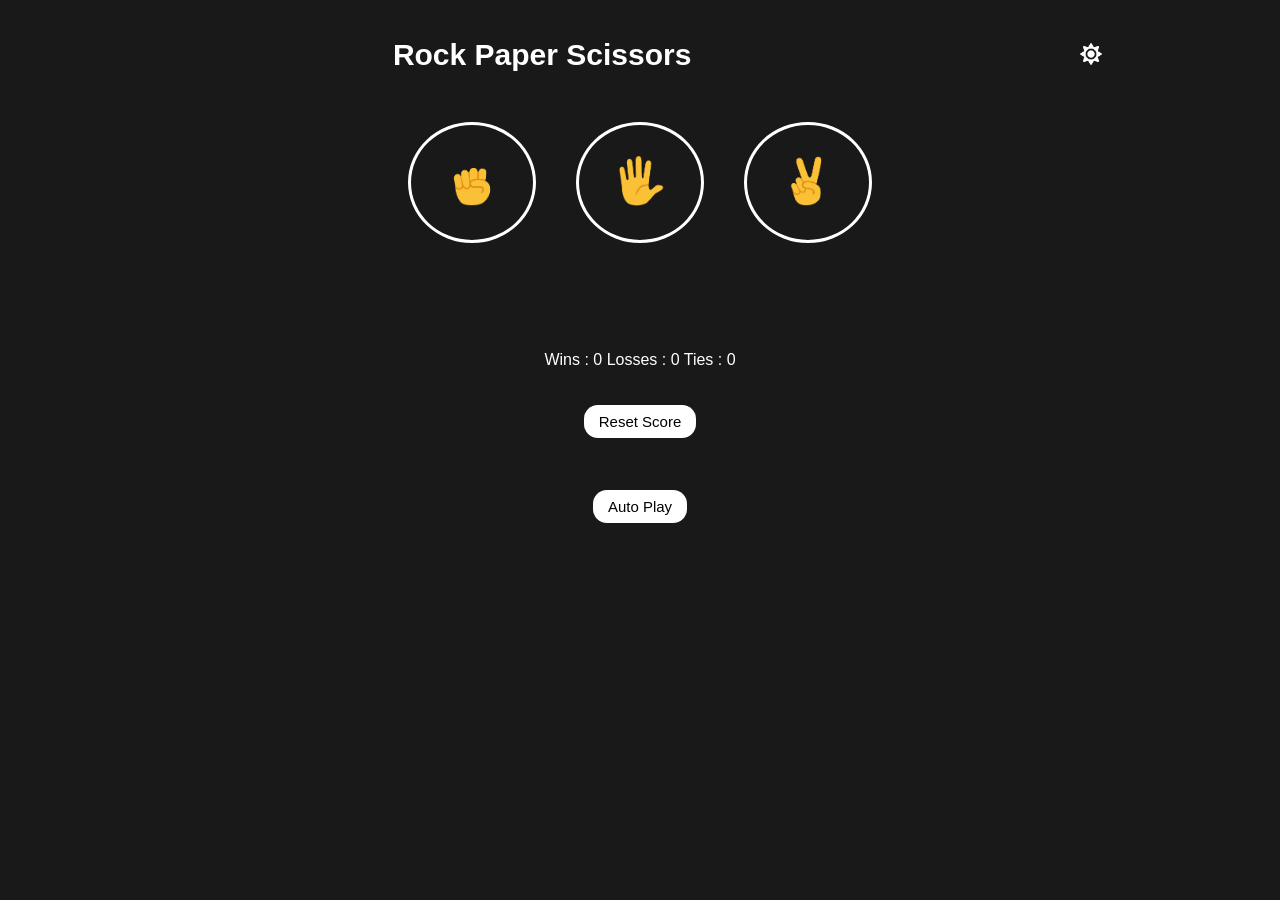
<file: rock-paper-scissors-theme-toggle/index.html>
<!DOCTYPE html>
<html lang="en">
    <head>
        <title>Rock Paper Scissors DOM</title>
        <link rel="stylesheet" href="style.css">       
    </head>
    <body>
        <div class="title-theme-outer">
            <div class="title-theme-inner">
                <p class="title">Rock Paper Scissors</p>
                <div class="theme-button-container">
            <button class="change-theme-button-sun js-change-theme" onclick="
        changeTheme()"><img src="images/sun-solid.png" alt="sun-solid" class="js-theme-change-icon-sun theme-change-icon-sun"></button>
            </div>
        
        </div>
        </div>
            
       
        
        <div class="move-selection-container">
            <button class="move-button js-move-button js-rock-button"><img src="images/Rock-emoji.png" alt="rock-emoji" class="move-icon"></button>
    <button class="move-button js-move-button js-paper-button"><img src="images/Paper-emoji.png" alt="rock-emoji" class="move-icon"></button>
    <button class="move-button js-move-button js-scissors-button"><img src="images/Scissors-emoji.png" alt="rock-emoji" class="move-icon"></button>
    </div>
    <div class="results-container">
    <p class="js-result result"></p>
    <p class="js-moves">
    </p>
    <p class="js-score"></p>

    <button class="reset-button js-reset-button">Reset Score</button>
    <p class="js-reset-confirmation"></p>
    <button class="auto-play-button js-auto-play-button">Auto Play</button>

    </div>


    <script src="script.js">
        
    </script>
    </body>
</html>
</file>
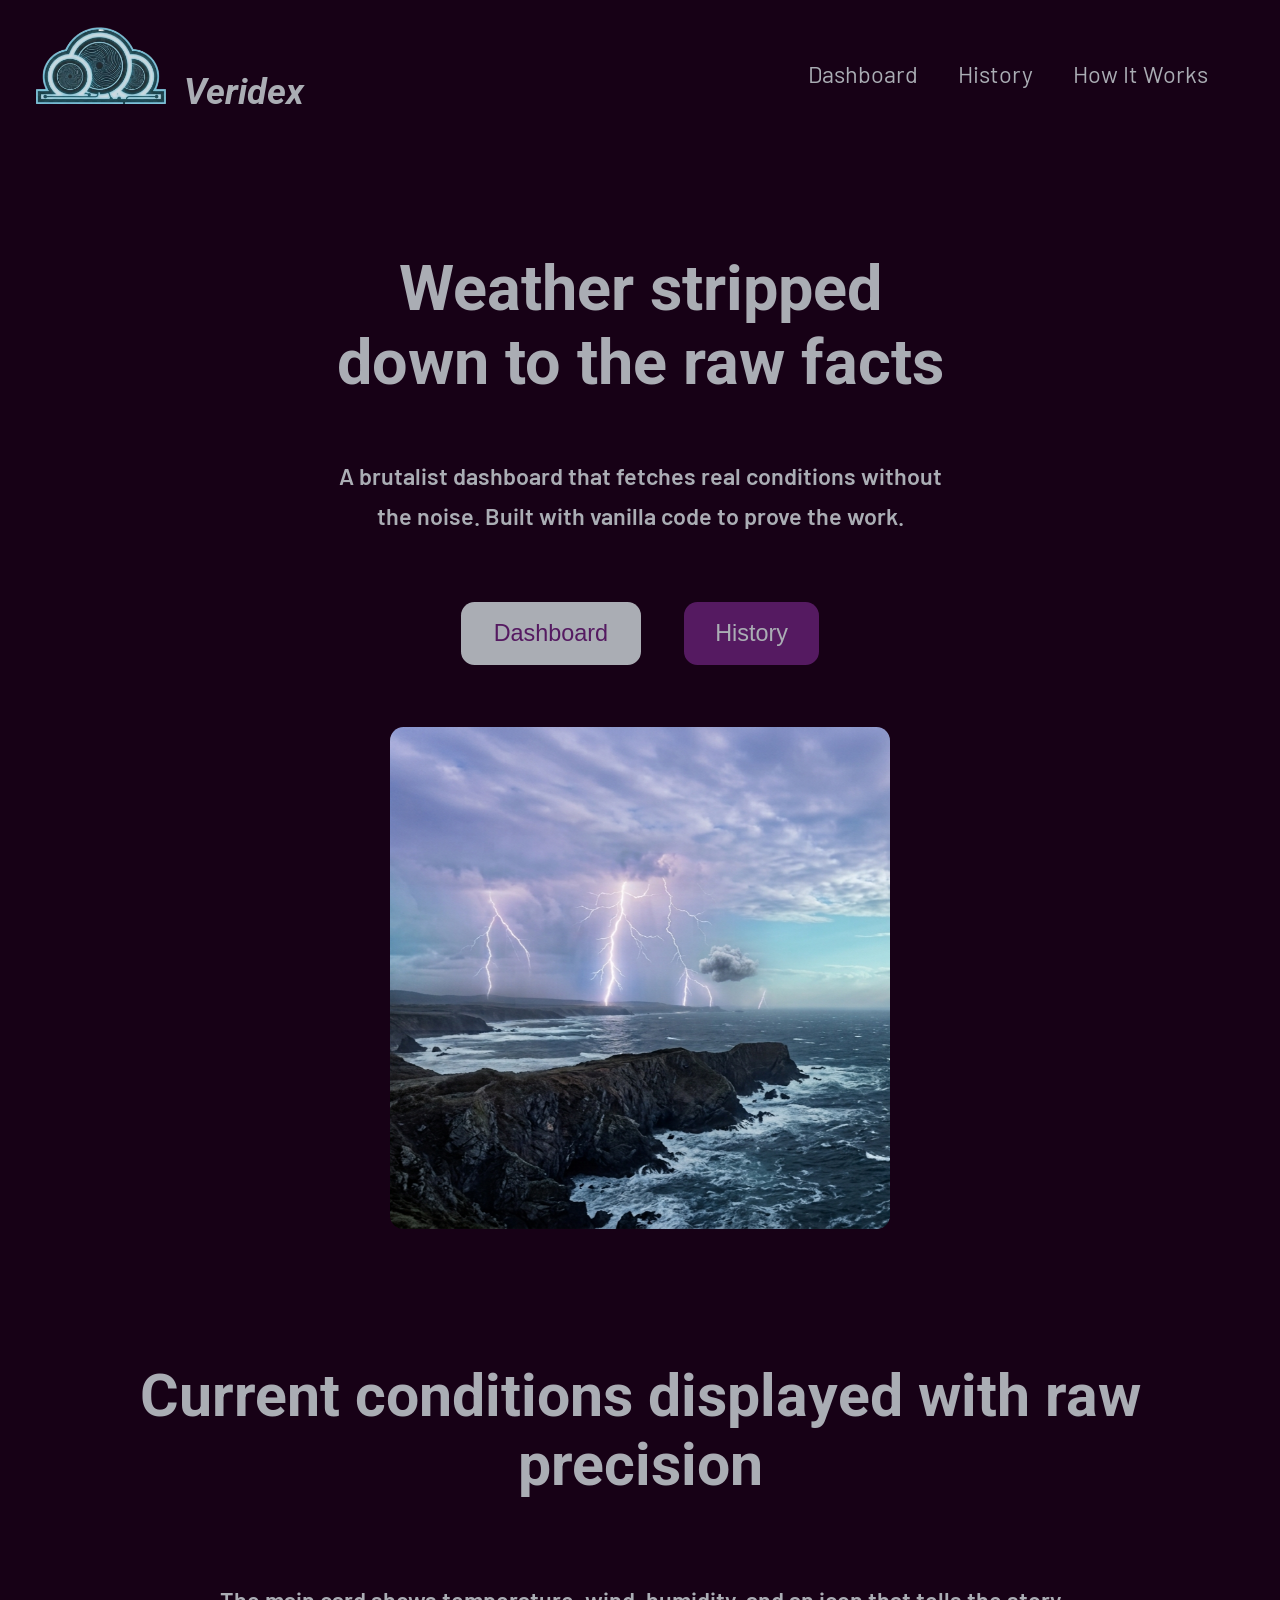
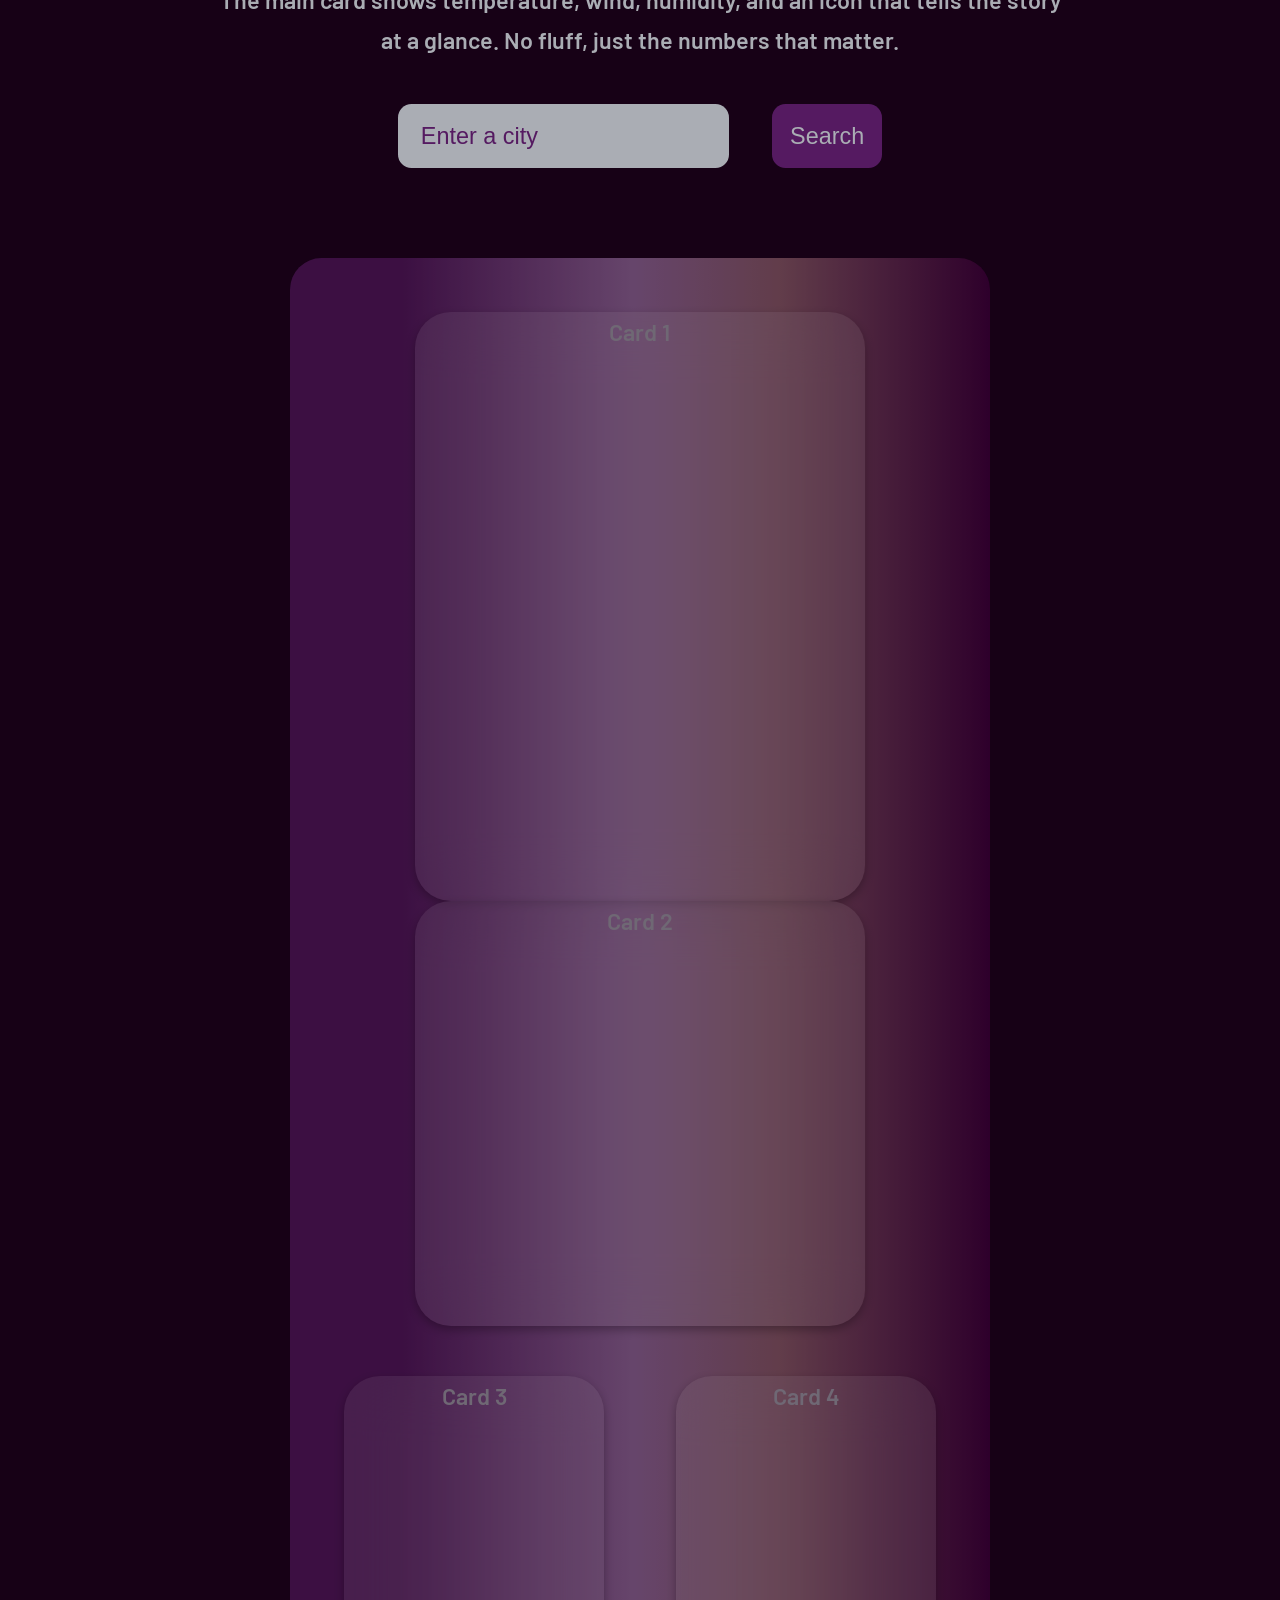
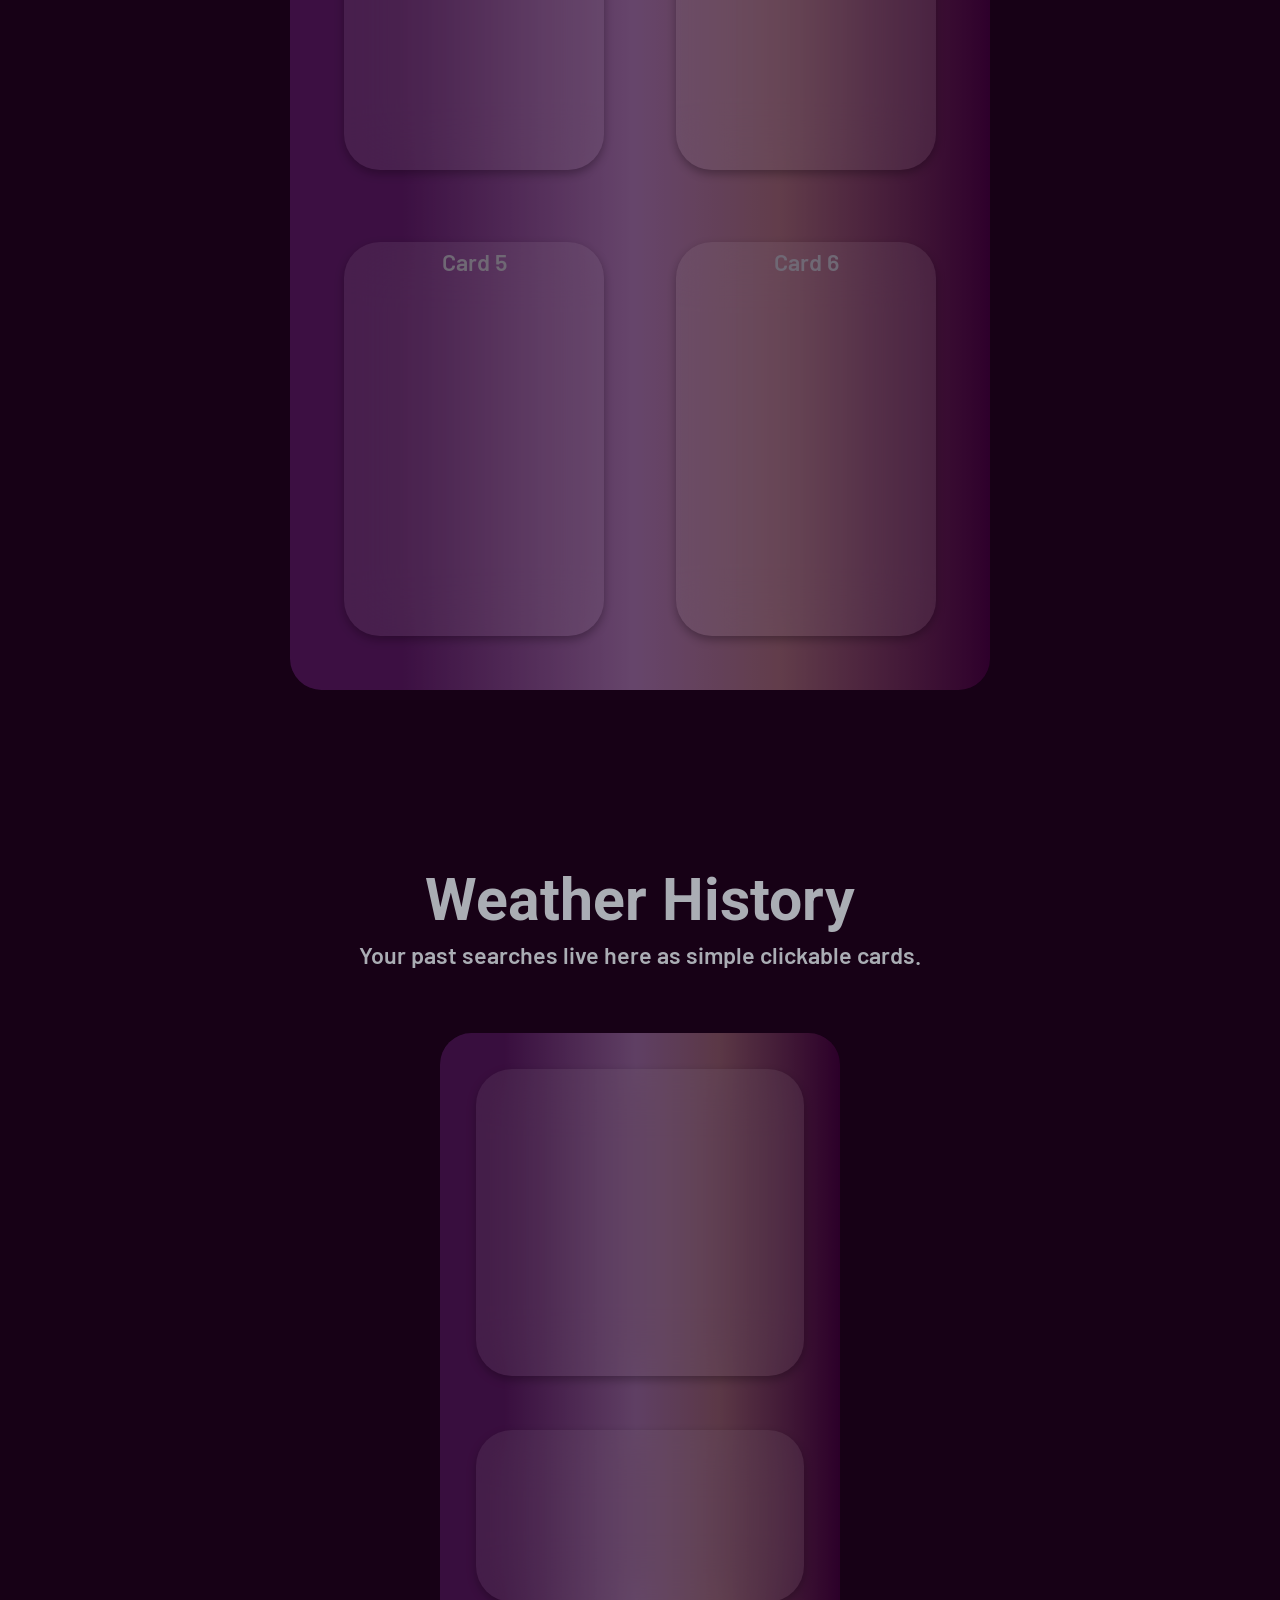
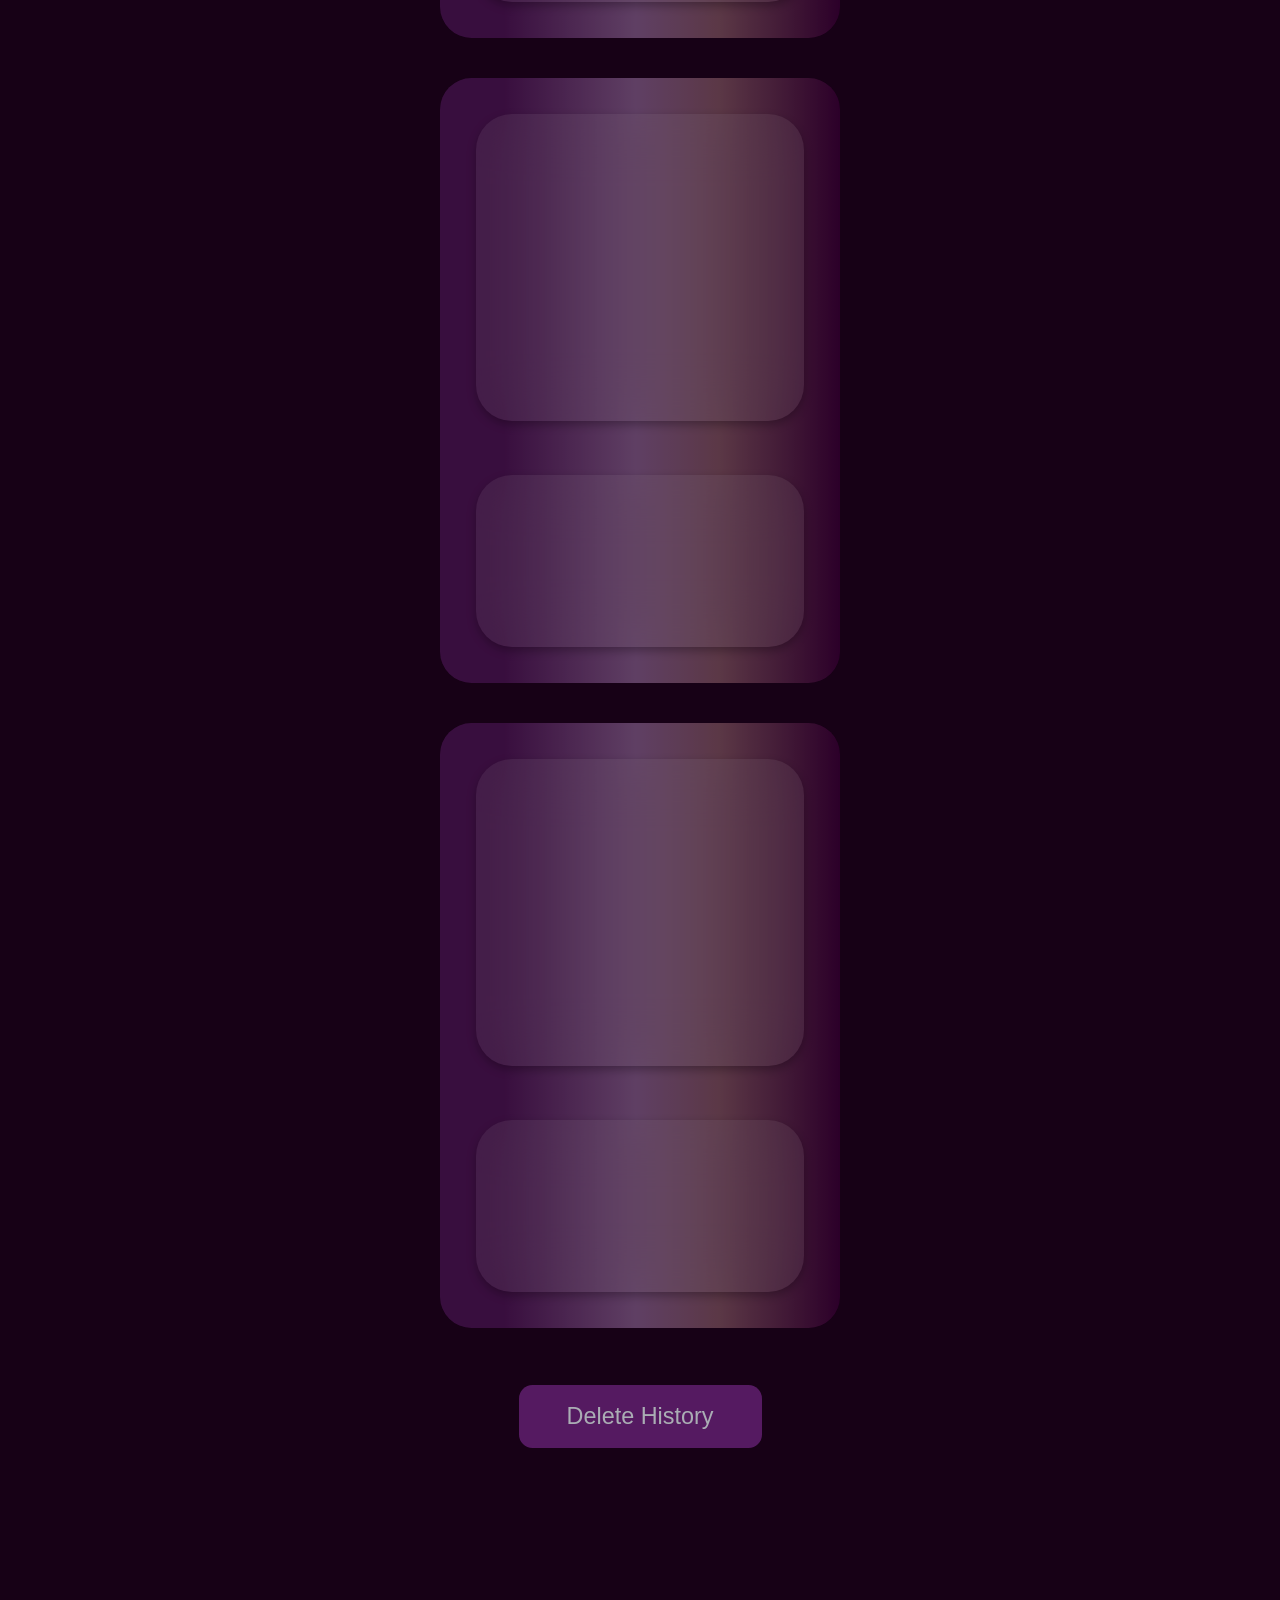
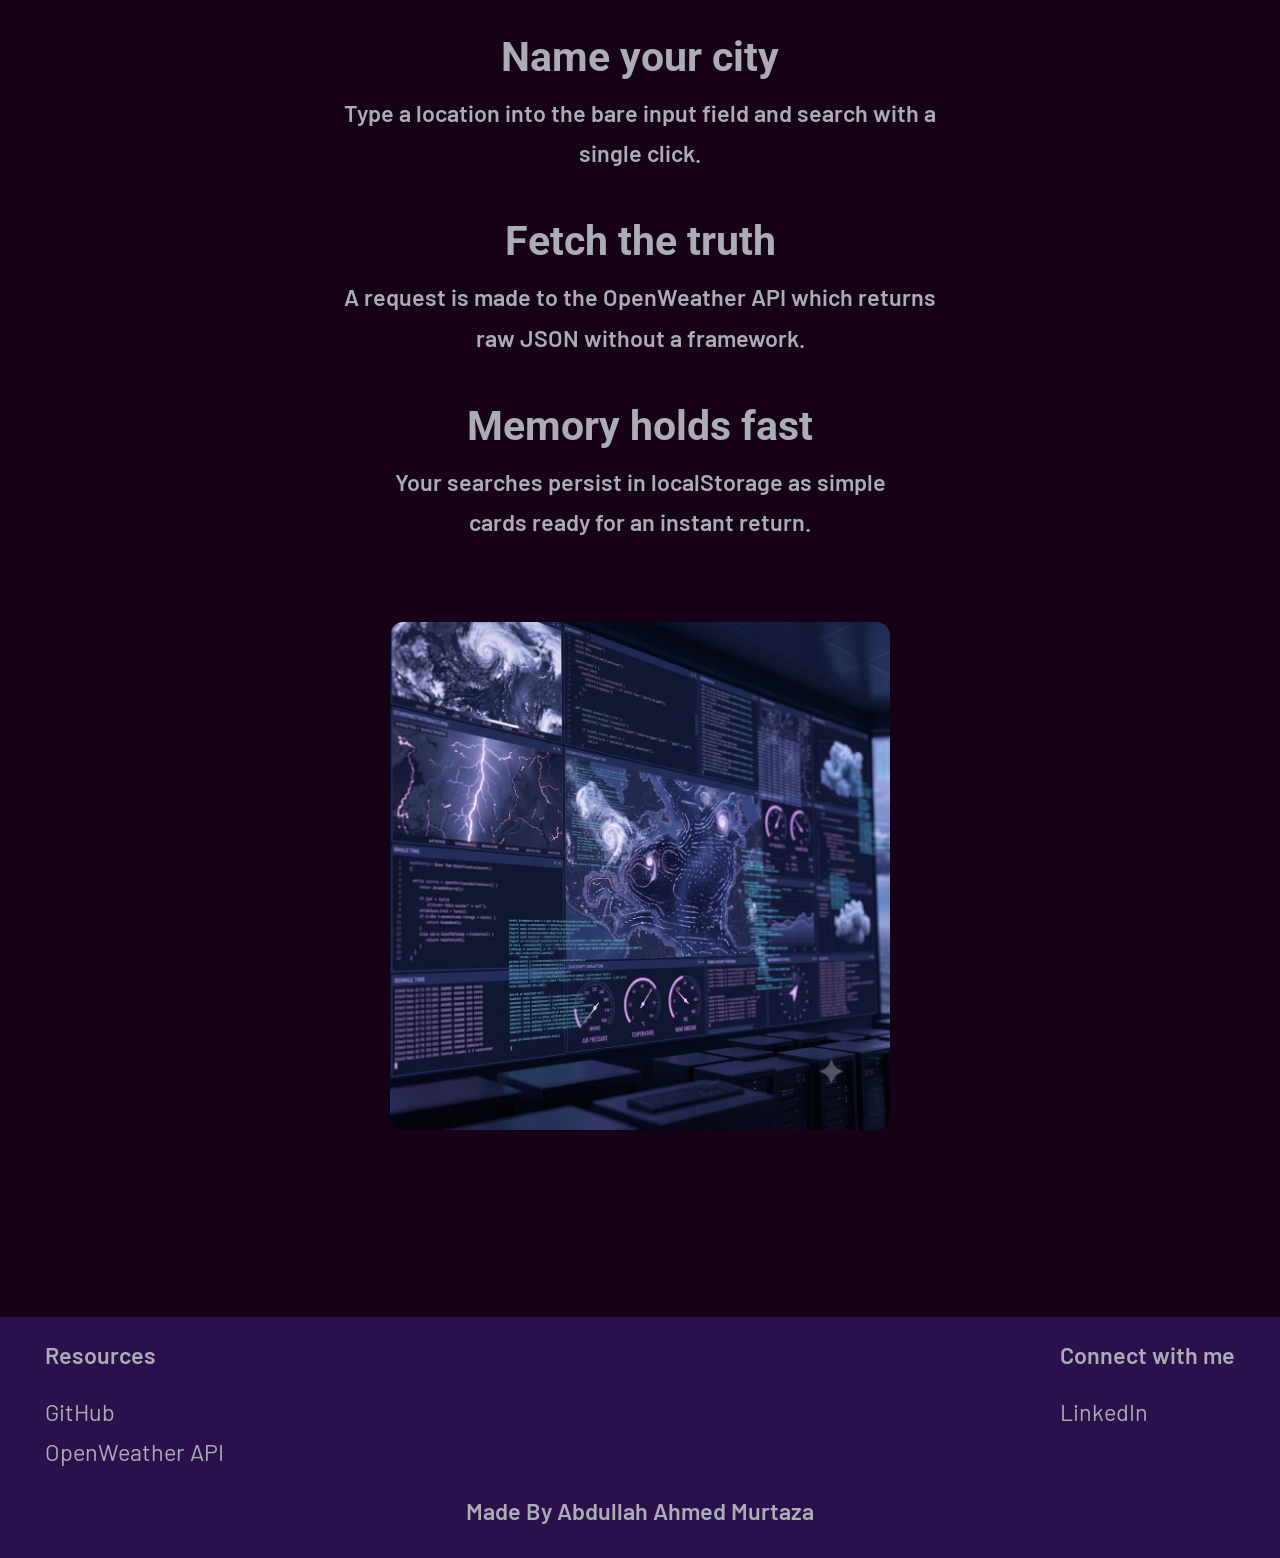
<file: weather-dashboard/index.html>
<!doctype html>
<html lang="en">
  <head>
    <meta charset="UTF-8" />
    <meta name="viewport" content="width=device-width, initial-scale=1.0" />
    <title>Veridex</title>
    <link rel="stylesheet" href="styles.css" />
    <link rel="icon" href="assets/favicon.png" />
  </head>
  <body>
    <header>
      <nav class="nav-container">
        <div class="logo-container">
          <a href="#hero"
            ><img
              src="./assets/veridex-logo.png"
              alt="veridex-logo"
              class="logo-img"
          /></a>
          <a href=""><span class="logo-text">Veridex</span></a>
        </div>
        <div class="nav-list-container">
          <ul class="nav-list">
            <li class="nav-link"><a href="#dashboard">Dashboard</a></li>
            <li class="nav-link"><a href="#history">History</a></li>
            <li class="nav-link"><a href="#how-it-works">How It Works</a></li>
          </ul>
        </div>
      </nav>
    </header>

    <main>
      <section class="hero-section" id="hero">
        <div class="hero-section-left">
          <h1 class="hero-section-heading">
            Weather stripped<br />down to the raw facts
          </h1>
          <p>
            A brutalist dashboard that fetches real conditions without<br />the
            noise. Built with vanilla code to prove the work.
          </p>
          <div class="hero-button-container">
            <a href="#dashboard"
              ><button class="hero-dashboard-button">Dashboard</button></a
            >
            <a href="#history"
              ><button class="hero-history-button">History</button></a
            >
          </div>
        </div>
        <div class="hero-section-right">
          <img
            src="assets/hero-image.png"
            alt="hero-image"
            class="hero-image"
          />
        </div>
      </section>

      <section class="dashboard-section" id="dashboard">
        <!-- Dashboard Input -->
        <div class="dashboard-input">
          <h2 class="dashboard-heading">
            Current conditions displayed with raw<br />precision
          </h2>
          <p>
            The main card shows temperature, wind, humidity, and an icon that
            tells the story<br />at a glance. No fluff, just the numbers that
            matter.
          </p>
          <div class="dashboard-input-search-container">
            <input
              type="text"
              placeholder="Enter a city"
              class="dashboard-city-input-field"
            />
            <button class="dashboard-search-button js-dashboard-search-button">Search</button>
          </div>
        </div>
        <!-- Dashboard Output-->
        <div class="dashboard-output-section">
          <!-- Dashboard-Cards-Left -->
          <div class="dashboard-grid-container-left">
            <div class="dashboard-card-1 dashboard-cards">Card 1</div>
            <div class="dashboard-card-2 dashboard-cards">Card 2</div>
          </div>
          <!-- Dashboard-Cards-Right -->
          <div class="dashboard-grid-container-right">
            <div class="dashboard-card-group-right dashboard-cards">Card 3</div>
            <div class="dashboard-card-group-right dashboard-cards">Card 4</div>
            <div class="dashboard-card-group-right dashboard-cards">Card 5</div>
            <div class="dashboard-card-group-right dashboard-cards">Card 6</div>
          </div>
        </div>
      </section>

      <section class="weather-history-section" id="history">
        <div class="weather-history-text">
          <h2>Weather History</h2>
          <p>Your past searches live here as simple clickable cards.</p>
        </div>
        <!-- History-Cards-Div -->
        <div class="history-card-section">
          <div class="history-card-1">
            <div class="history-card-upper-part"></div>
            <div class="history-card-lower-part"></div>
          </div>
          <div class="history-card-2">
            <div class="history-card-upper-part"></div>
            <div class="history-card-lower-part"></div>
          </div>
          <div class="history-card-3">
            <div class="history-card-upper-part"></div>
            <div class="history-card-lower-part"></div>
          </div>
        </div>
        <button class="delete-history-button js-delete-history-button">Delete History</button>
      </section>

      <section class="how-it-works-section" id="how-it-works">
        <!-- How-It-Works-Left -->
        <div class="how-it-works-left">
          <div class="how-it-works-text-point">
            <h3>Name your city</h3>
            <p>
              Type a location into the bare input field and search with a<br />single
              click.
            </p>
          </div>
          <div class="how-it-works-text-point">
            <h3>Fetch the truth</h3>
            <p>
              A request is made to the OpenWeather API which returns<br />raw
              JSON without a framework.
            </p>
          </div>
          <div class="how-it-works-text-point">
            <h3>Memory holds fast</h3>
            <p>
              Your searches persist in localStorage as simple<br />cards ready
              for an instant return.
            </p>
          </div>
        </div>
        <!-- How-It-Works-Right -->
        <div class="how-it-works-right">
          <img
            src="assets/how-it-works-image.png"
            alt="how-it-works-image"
            class="how-it-works-image"
          />
        </div>
      </section>
    </main>

    <footer>
      <section class="footer-section">
        <div class="footer-container-left">
          <span class="footer-heading">Resources</span>
          <a href="https://github.com/abdullahahmedmurtaza" class="footer-link"
            >GitHub</a
          >
          <a href="https://openweathermap.org/api" class="footer-link"
            >OpenWeather API</a
          >
        </div>
        <div class="footer-container-right">
          <span class="footer-heading">Connect with me</span>
          <a href="#" class="footer-link">LinkedIn</a>
        </div>
      </section>
      <p class="footer-credit">Made By Abdullah Ahmed Murtaza</p>
    </footer>
    <script src="script.js"></script>
  </body>
</html>
</file>
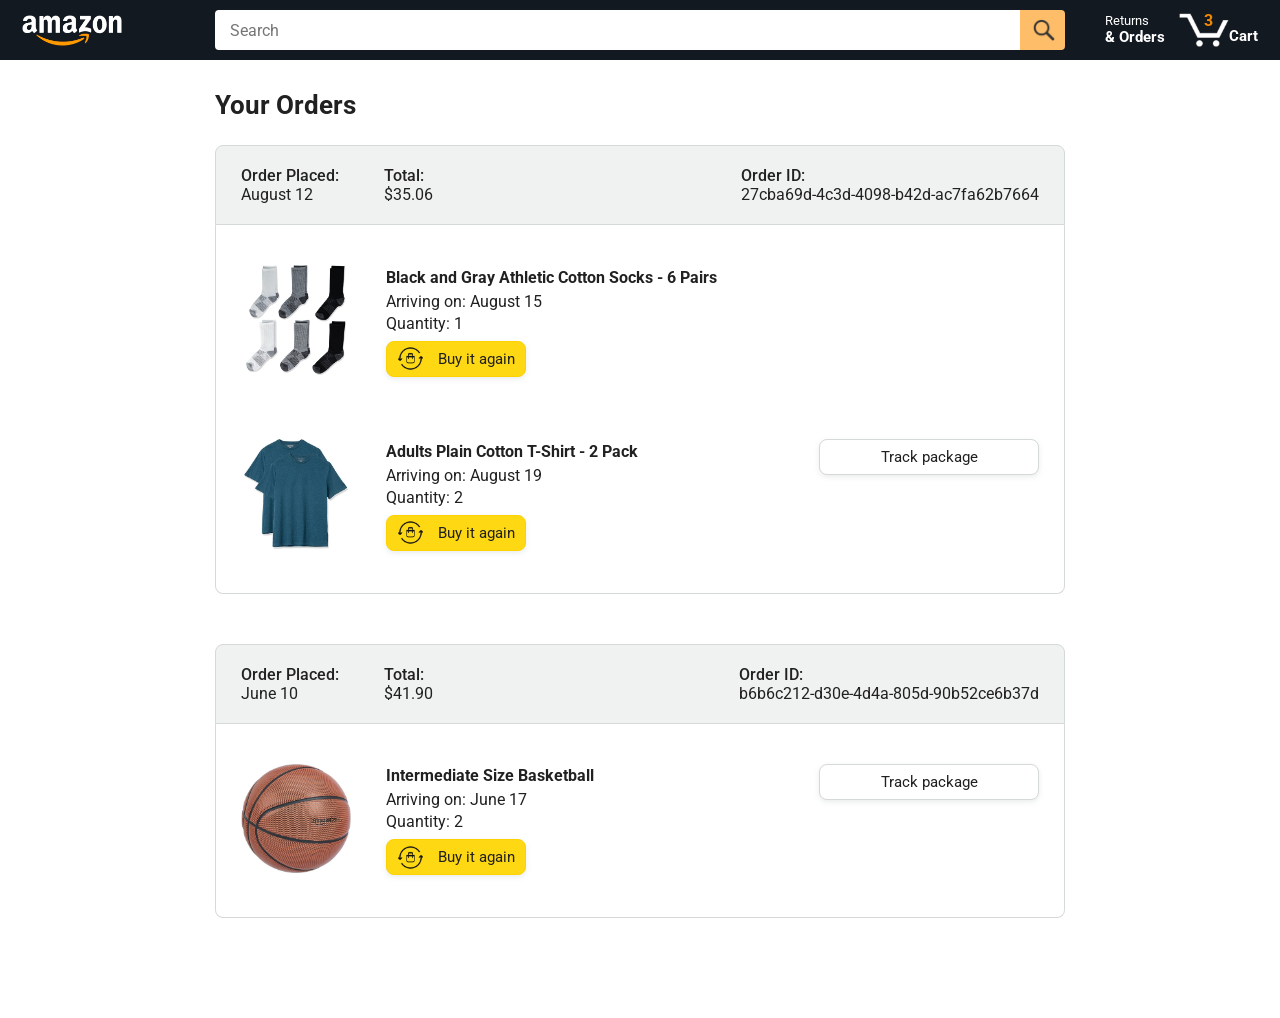
<file: javascript-amazon-project/orders.html>
<!DOCTYPE html>
<html>
  <head>
    <title>Orders</title>

    <!-- This code is needed for responsive design to work.
      (Responsive design = make the website look good on
      smaller screen sizes like a phone or a tablet). -->
    <meta name="viewport" content="width=device-width, initial-scale=1">

    <!-- Load a font called Roboto from Google Fonts. -->
    <link rel="preconnect" href="https://fonts.googleapis.com">
    <link rel="preconnect" href="https://fonts.gstatic.com" crossorigin>
    <link href="https://fonts.googleapis.com/css2?family=Roboto:wght@400;500;700&display=swap" rel="stylesheet">

    <!-- Here are the CSS files for this page. -->
    <link rel="stylesheet" href="styles/shared/general.css">
    <link rel="stylesheet" href="styles/shared/amazon-header.css">
    <link rel="stylesheet" href="styles/pages/orders.css">
  </head>
  <body>
    <div class="amazon-header">
      <div class="amazon-header-left-section">
        <a href="amazon.html" class="header-link">
          <img class="amazon-logo"
            src="images/amazon-logo-white.png">
          <img class="amazon-mobile-logo"
            src="images/amazon-mobile-logo-white.png">
        </a>
      </div>

      <div class="amazon-header-middle-section">
        <input class="search-bar" type="text" placeholder="Search">

        <button class="search-button">
          <img class="search-icon" src="images/icons/search-icon.png">
        </button>
      </div>

      <div class="amazon-header-right-section">
        <a class="orders-link header-link" href="orders.html">
          <span class="returns-text">Returns</span>
          <span class="orders-text">& Orders</span>
        </a>

        <a class="cart-link header-link" href="checkout.html">
          <img class="cart-icon" src="images/icons/cart-icon.png">
          <div class="cart-quantity">3</div>
          <div class="cart-text">Cart</div>
        </a>
      </div>
    </div>

    <div class="main">
      <div class="page-title">Your Orders</div>

      <div class="orders-grid">
        <div class="order-container">
          
          <div class="order-header">
            <div class="order-header-left-section">
              <div class="order-date">
                <div class="order-header-label">Order Placed:</div>
                <div>August 12</div>
              </div>
              <div class="order-total">
                <div class="order-header-label">Total:</div>
                <div>$35.06</div>
              </div>
            </div>

            <div class="order-header-right-section">
              <div class="order-header-label">Order ID:</div>
              <div>27cba69d-4c3d-4098-b42d-ac7fa62b7664</div>
            </div>
          </div>

          <div class="order-details-grid">
            <div class="product-image-container">
              <img src="images/products/athletic-cotton-socks-6-pairs.jpg">
            </div>

            <div class="product-details">
              <div class="product-name">
                Black and Gray Athletic Cotton Socks - 6 Pairs
              </div>
              <div class="product-delivery-date">
                Arriving on: August 15
              </div>
              <div class="product-quantity">
                Quantity: 1
              </div>
              <button class="buy-again-button button-primary">
                <img class="buy-again-icon" src="images/icons/buy-again.png">
                <span class="buy-again-message">Buy it again</span>
              </button>
            </div>

            <div class="product-actions js-product-actions">
              
            </div>

            <div class="product-image-container">
              <img src="images/products/adults-plain-cotton-tshirt-2-pack-teal.jpg">
            </div>

            <div class="product-details">
              <div class="product-name">
                Adults Plain Cotton T-Shirt - 2 Pack
              </div>
              <div class="product-delivery-date">
                Arriving on: August 19
              </div>
              <div class="product-quantity">
                Quantity: 2
              </div>
              <button class="buy-again-button button-primary">
                <img class="buy-again-icon" src="images/icons/buy-again.png">
                <span class="buy-again-message">Buy it again</span>
              </button>
            </div>

            <div class="product-actions">
              <!-- Testing basic URL params -->
              <a href="tracking.html?orderId=123&productId=456">
                <button class="track-package-button button-secondary">
                  Track package
                </button>
              </a>
            </div>
          </div>
        </div>

        <div class="order-container">

          <div class="order-header">
            <div class="order-header-left-section">
              <div class="order-date">
                <div class="order-header-label">Order Placed:</div>
                <div>June 10</div>
              </div>
              <div class="order-total">
                <div class="order-header-label">Total:</div>
                <div>$41.90</div>
              </div>
            </div>

            <div class="order-header-right-section">
              <div class="order-header-label">Order ID:</div>
              <div>b6b6c212-d30e-4d4a-805d-90b52ce6b37d</div>
            </div>
          </div>

          <div class="order-details-grid">
            <div class="product-image-container">
              <img src="images/products/intermediate-composite-basketball.jpg">
            </div>

            <div class="product-details">
              <div class="product-name">
                Intermediate Size Basketball
              </div>
              <div class="product-delivery-date">
                Arriving on: June 17
              </div>
              <div class="product-quantity">
                Quantity: 2
              </div>
              <button class="buy-again-button button-primary">
                <img class="buy-again-icon" src="images/icons/buy-again.png">
                <span class="buy-again-message">Buy it again</span>
              </button>
            </div>

            <div class="product-actions">
              <a href="tracking.html">
                <button class="track-package-button button-secondary">
                  Track package
                </button>
              </a>
            </div>
          </div>
        </div>
      </div>
    </div>
    <script>
      // Getting the URL params out of the URL
      const url = new URL(window.location.href);
      console.log(url.searchParams.get('orderId'));
    </script>
  </body>
</html>
</file>
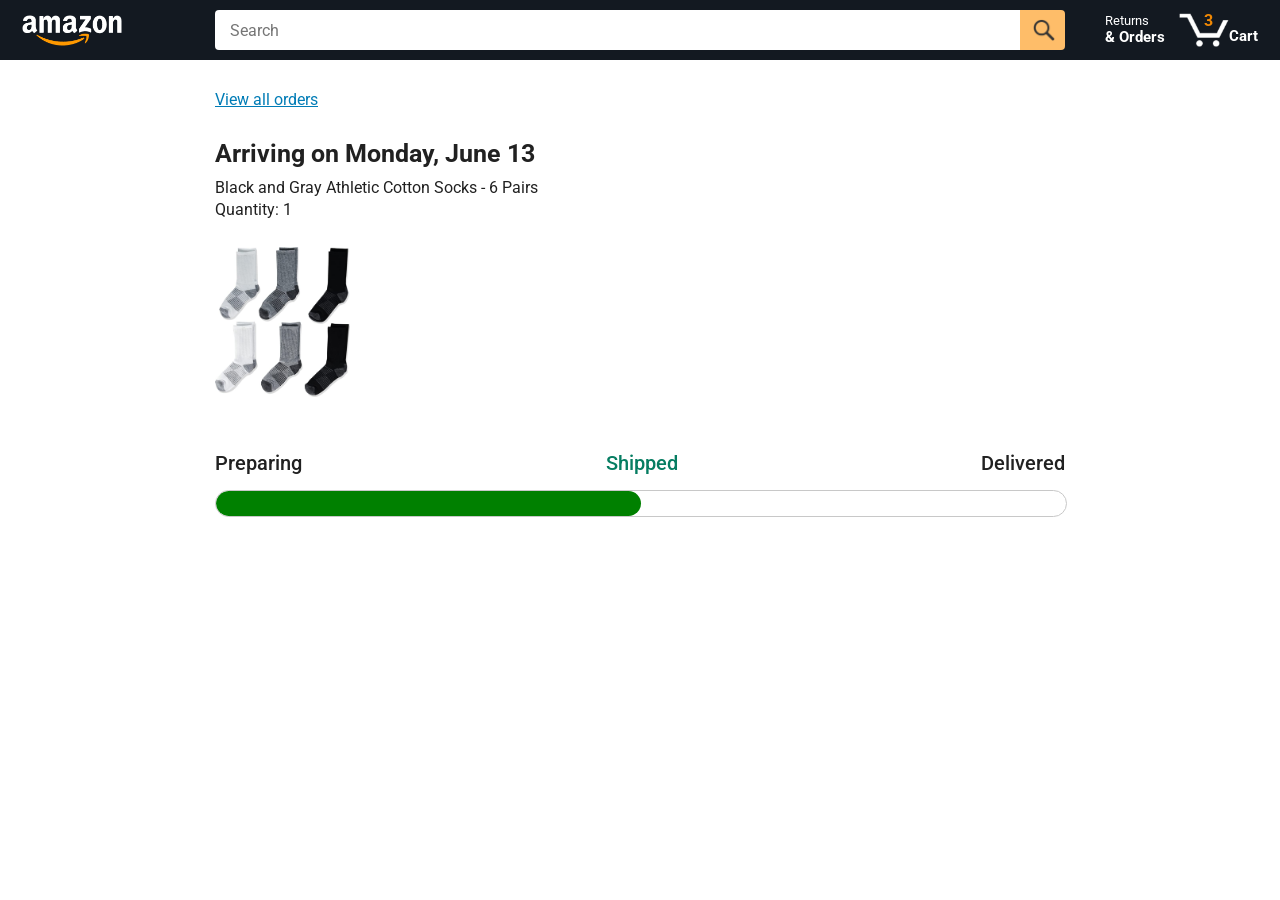
<file: javascript-amazon-project/tracking.html>
<!DOCTYPE html>
<html>
  <head>
    <title>Tracking</title>

    <!-- This code is needed for responsive design to work.
      (Responsive design = make the website look good on
      smaller screen sizes like a phone or a tablet). -->
    <meta name="viewport" content="width=device-width, initial-scale=1">

    <!-- Load a font called Roboto from Google Fonts. -->
    <link rel="preconnect" href="https://fonts.googleapis.com">
    <link rel="preconnect" href="https://fonts.gstatic.com" crossorigin>
    <link href="https://fonts.googleapis.com/css2?family=Roboto:wght@400;500;700&display=swap" rel="stylesheet">

    <!-- Here are the CSS files for this page. -->
    <link rel="stylesheet" href="styles/shared/general.css">
    <link rel="stylesheet" href="styles/shared/amazon-header.css">
    <link rel="stylesheet" href="styles/pages/tracking.css">
  </head>
  <body>
    <div class="amazon-header">
      <div class="amazon-header-left-section">
        <a href="amazon.html" class="header-link">
          <img class="amazon-logo"
            src="images/amazon-logo-white.png">
          <img class="amazon-mobile-logo"
            src="images/amazon-mobile-logo-white.png">
        </a>
      </div>

      <div class="amazon-header-middle-section">
        <input class="search-bar" type="text" placeholder="Search">

        <button class="search-button">
          <img class="search-icon" src="images/icons/search-icon.png">
        </button>
      </div>

      <div class="amazon-header-right-section">
        <a class="orders-link header-link" href="orders.html">
          <span class="returns-text">Returns</span>
          <span class="orders-text">& Orders</span>
        </a>

        <a class="cart-link header-link" href="checkout.html">
          <img class="cart-icon" src="images/icons/cart-icon.png">
          <div class="cart-quantity">3</div>
          <div class="cart-text">Cart</div>
        </a>
      </div>
    </div>

    <div class="main">
      <div class="order-tracking">
        <a class="back-to-orders-link link-primary" href="orders.html">
          View all orders
        </a>

        <div class="delivery-date">
          Arriving on Monday, June 13
        </div>

        <div class="product-info">
          Black and Gray Athletic Cotton Socks - 6 Pairs
        </div>

        <div class="product-info">
          Quantity: 1
        </div>

        <img class="product-image" src="images/products/athletic-cotton-socks-6-pairs.jpg">

        <div class="progress-labels-container">
          <div class="progress-label">
            Preparing
          </div>
          <div class="progress-label current-status">
            Shipped
          </div>
          <div class="progress-label">
            Delivered
          </div>
        </div>

        <div class="progress-bar-container">
          <div class="progress-bar"></div>
        </div>
      </div>
    </div>
  </body>
</html>
</file>
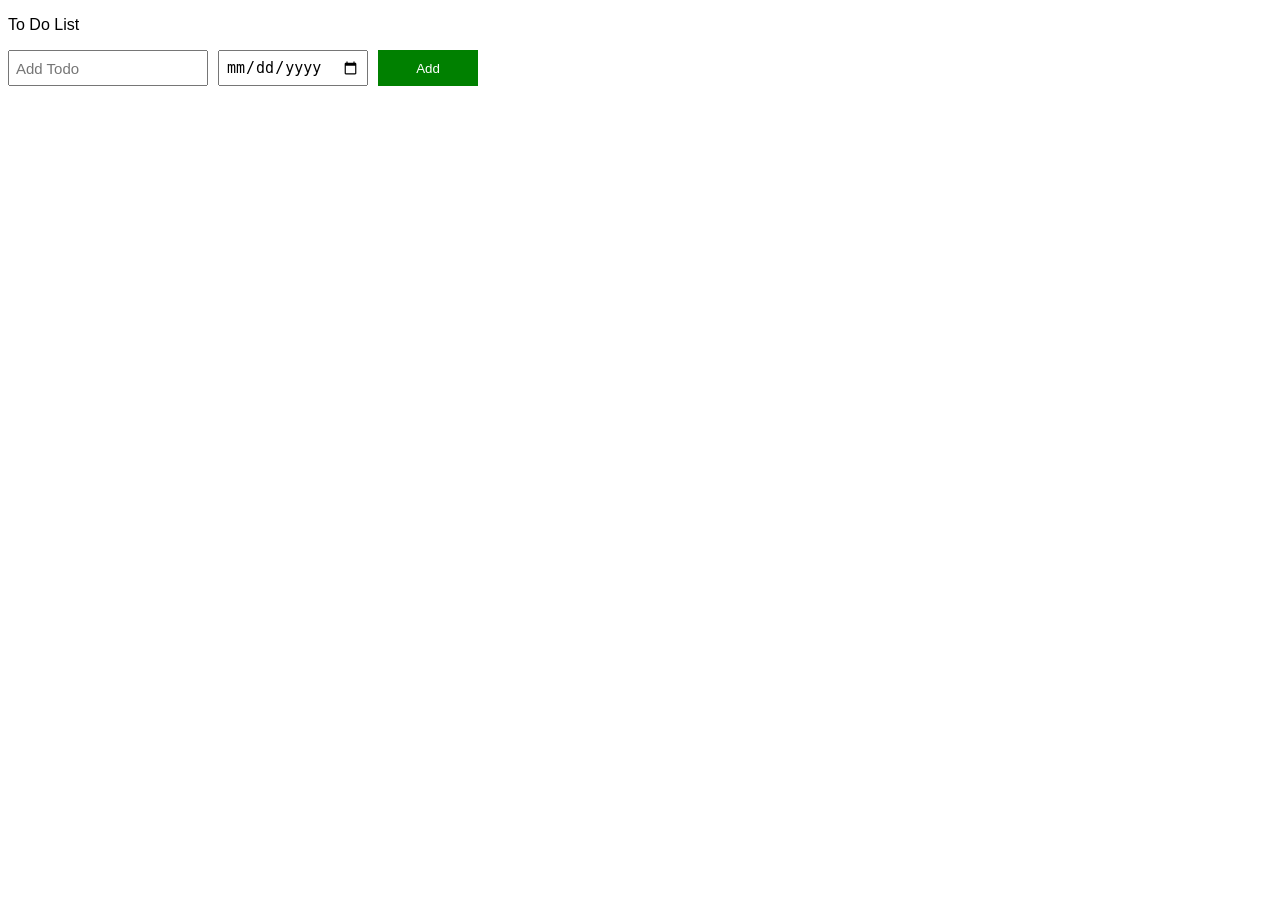
<file: todo-list/todo-list.html>
<!DOCTYPE html>
<html lang="en">
<head>
    <meta charset="UTF-8">
    <meta name="viewport" content="width=device-width, initial-scale=1.0">
    <title>Todo List</title>
    <link rel="stylesheet" href="style.css">
</head>
<body>
    <p>To Do List</p>
    <div class="input-div-grid">
        <input type="text" placeholder="Add Todo" class="js-todo-input name-input">
        <input type="date" class="js-date-input date-input">
        <button class="add-todo-button js-add-todo">Add</button>
    </div>
    <div class="js-todo-div todo-grid"></div>
    <script src = 'todo-list.js'></script>
</body>
</html>
</file>
<file: rock-paper-scissors-theme-toggle/style.css>
body {
  background-color: rgb(25, 25, 25);
  color: white;
  font-family: Arial, Helvetica, sans-serif;
}
.title {
  font-size: 30px;
  font-weight: bold;
  text-align: center;
}
.move-icon {
  height: 50px;
  padding: 30px;
}
.move-button {
  background-color: transparent;
  border: 3px solid white;
  border-radius: 50%;
  margin: 20px;
  cursor: pointer;
}
.result {
  color: white;
  font-family: Arial, Helvetica, sans-serif;
  font-size: 20px;
}
.reset-button,.auto-play-button {
  background-color: white;
  border: none;
  border-radius: 14px;
  font-size: 15px;
  padding: 8px 15px;
  cursor: pointer;
  margin-top: 20px;
}
.move-selection-container {
  display: flex;

  justify-content: center;
  align-items: center;
}
.results-container {
  display: flex;
  flex-direction: column;
  justify-content: center;
  align-items: center;
}
.result-moves {
  display: flex;
  flex-direction: row;
  align-items: center;
  justify-content: center;
}
.move-box {
  display: flex;
  flex-direction: column;
  justify-content: center;
  align-items: center;
}

.light-mode {
  background-color: rgb(255, 255, 255);
  color: rgb(0, 0, 0);
  font-family: Arial, Helvetica, sans-serif;
}

.move-button-light {
  background-color: transparent;
  border: 3px solid rgb(5, 5, 84);
  border-radius: 50%;
  margin: 20px;
  cursor: pointer;
}
.reset-light-mode,.auto-play-button-light-mode {
  background-color: rgb(0, 0, 0);
  color: white;
  border: none;
  border-radius: 14px;
  font-size: 15px;
  padding: 8px 15px;
  cursor: pointer;
  margin-top: 20px;
}
.result-light {
  color: rgb(0, 0, 0);
  font-family: Arial, Helvetica, sans-serif;
  font-size: 20px;
}
.title-theme-outer {
  display: flex;
  flex-direction: row;
  justify-content: right;
  align-items: center;
}
.title-theme-inner {
  display: flex;
  flex-direction: row;
  justify-content: space-around;
  width: 65em;
  gap: 60px;
}
.theme-button-container {
  padding-right: 2px;
  display: flex;
  justify-content: center;
  align-items: center;
}
.theme-change-icon-sun {
  background-color: rgb(25, 25, 25);
  height: 24px;
  width: 24px;
}
.change-theme-button-sun {
  border: none;
  background-color: rgb(25, 25, 25);
}
.theme-change-icon-moon {
  background-color: white;
  height: 24px;
  width: 24px;
}
.change-theme-button-moon {
  border: none;
  background-color: white;
}
</file>
<file: weather-dashboard/styles.css>
@import url("https://fonts.googleapis.com/css2?family=Roboto:ital,wght@0,100..900;1,100..900&display=swap");

@import url("https://fonts.googleapis.com/css2?family=Barlow:ital,wght@0,100;0,200;0,300;0,400;0,500;0,600;0,700;0,800;0,900;1,100;1,200;1,300;1,400;1,500;1,600;1,700;1,800;1,900&family=Roboto:ital,wght@0,100..900;1,100..900&display=swap");

:root {
  --dark-purple: #170116;
  --medium-purple: #551A61;
  --dark-medium-purple: #2A114B;
  --light-purple: #9c74a6;
  --slate: #aaadb4;
}

/* Overall scale brought down ~90% (matches how the design looked at 90% browser
   zoom). Gaps below are in rem, so dropping the root font-size scales them all
   proportionally without touching each value individually. */
html {
  font-size: 90%;
}

* {
  margin: 0;
  padding: 0;
  box-sizing: border-box;
}

body {
  background-color: var(--dark-purple);
  color: var(--slate);

  font-family: "Barlow";
  font-size: 23.4px;
  font-weight: 600;
  line-height: 40.5px;
  overflow-x: hidden;
}

main {
  display: flex;
  flex-direction: column;
  justify-content: center;
  align-items: center;
}

h1 {
  font-family: "Roboto";
  font-weight: bold;
  font-size: 63px;
  line-height: 73.8px;
}

h2 {
  font-family: "Roboto";
  font-weight: bold;
  font-size: 59.4px;
  line-height: 69.6px;
}
h3 {
  font-family: "Roboto";
  font-weight: bold;
  font-size: 41.4px;
  line-height: 48.6px;
}

a {
  text-decoration: none;
  color: var(--slate);
}

button{
  cursor: pointer;
}

.logo-img {
  height: 76.5px;
  width: 129.6px;
  margin-left: 18px;
}
.logo-text {
  font-family: Roboto;
  font-style: italic;
  font-weight: bold;
  font-size: 36px;
}
.nav-container {
  display: flex;
  justify-content: space-between;
  flex-wrap: wrap;
  row-gap: 16px;
  height: 95.4px;
  width: calc(100% - 36px);
  max-width: 1359.9px;
  margin: 27px 18px;
  margin-bottom: 90px;
}
.logo-container {
  display: flex;
  align-items: baseline;
  align-self:;
  gap: 18px;
}
.nav-list {
  display: flex;
  align-items: center;
  justify-content: center;
  gap: 85.5px;
  list-style-type: none;
  padding-right: 54px;
  flex-wrap: wrap;
}

.nav-list-container {
  display: flex;
  align-items: center;
  justify-content: center;
}

.hero-section {
  display: flex;
  justify-content: space-between;
  width: 100%;
  max-width: 1315.8px;
  height: 640.8px;
  gap: 7rem;
  margin-bottom: 81px;
}
.hero-section-left {
  display: flex;
  flex-direction: column;
  gap: 2rem;
  align-items: self-start;
  margin: 18px;
  margin-top: 85.5px;
}

.hero-section-heading {
  margin-bottom: 27px;
}
.hero-button-container {
  display: flex;
  gap: 3rem;
  margin-top: 36.9px;
}
.hero-dashboard-button {
  background-color: var(--slate);
  color: var(--medium-purple);
  border: none;
  border-radius: 13.5px;
  font-size: 23.4px;
  padding: 18px 18px;
  width: 180px;
}
.hero-history-button {
  background-color: var(--medium-purple);
  color: var(--slate);
  border: none;
  border-radius: 13.5px;
  font-size: 23.4px;
  padding: 18px;
  width: 135px;
}
.hero-image {
  height: 550.8px;
  width: 561.6px;
  border-radius: 13.5px;
}
.dashboard-section {
  display: flex;
  flex-direction: column;
  align-items: center;
  width: 100%;
  margin-bottom: 135px;
  margin-top: 40.5px;
}
.dashboard-input {
  display: flex;
  flex-direction: column;
  gap: 3rem;
  text-align: center;
  margin-bottom: 90px;
}

.dashboard-heading {
  margin-bottom: 36px;
}

::placeholder {
  color: var(--medium-purple);
  padding-left: 5px;
}
.dashboard-city-input-field {
  background-color: var(--slate);
  color: var(--medium-purple);
  padding: 18px;
  font-weight: 500;
  font-size: 23.4px;
  line-height: 28.1px;
  border: none;
  border-radius: 13.5px;
}

.dashboard-search-button {
  background-color: var(--medium-purple);
  color: var(--slate);
  padding: 18px;
  border: none;
  border-radius: 13.5px;
  font-size: 23.4px;
}

.dashboard-input-search-container {
  display: flex;
  gap: 3rem;
  justify-content: center;
  flex-wrap: wrap;
}

.dashboard-output-section{
  width: 100%;
  max-width: 1342.8px;
  height: 1185.3px;
  background: #551A61;
  background: linear-gradient(90deg, rgba(85, 26, 97, 1) 16%, rgba(156, 116, 166, 1) 49%, rgba(148, 102, 111, 1) 70%, rgba(62, 0, 59, 1) 100%);
  opacity: 60%;
  border-radius: 31.5px;
  display: flex;
  justify-content: space-between;
  padding: 54px;
}

.dashboard-grid-container-left{
  display: grid;
  grid-template-columns: 1fr;
  height: 1087.2px;
}

.dashboard-card-1, .dashboard-card-2{
  width: 450.9px;
  border-radius: 36px;
}
.dashboard-card-2{
  height: 424.8px;
}
.dashboard-card-1{
  height: 588.6px;
}



.dashboard-grid-container-right{
  display: grid;
  grid-template-columns: 1fr 1fr;
  grid-template-rows: 394.2px 394.2px;
  height: 1087.2px;
  gap: 72px;
}

.dashboard-card-group-right{
  width: 320.4px;
  height: 394.2px;
  border-radius: 36px;
}







.dashboard-cards{
  background-color: rgba(255, 255, 255, 0.122);
  backdrop-filter: blur(30px);
  box-shadow: 0px 4px 10px rgba(0, 0, 0, 0.309);
  text-align: center;
}






.delete-history-button {
  background-color: var(--medium-purple);
  color: var(--slate);
  padding: 18px;
  border: none;
  border-radius: 13.5px;
  font-size: 23.4px;
  width: 243px;
}

.weather-history-section {
  display: flex;
  text-align: center;
  justify-content: center;
  align-items: center;
  flex-direction: column;
  gap: 4rem;
  margin-bottom: 144px;
  margin-top: 40.5px;
}

.history-card-section {
  height: 666px;
  display: flex;
  justify-content: space-between;
  gap: 81px;
}

.history-card-1,.history-card-2,.history-card-3{

  display: grid;
  grid-template-columns: 1fr;
  padding: 36px;
  gap: 54px;
  background: #551A61;
  background: linear-gradient(90deg, rgba(85, 26, 97, 1) 16%, rgba(156, 116, 166, 1) 49%, rgba(148, 102, 111, 1) 70%, rgba(62, 0, 59, 1) 100%);
  opacity: 55%;
  height: 666px;
  width: 387px;
  border-radius: 31.5px;
}

.history-card-upper-part{
  border-radius: 36px;
  width: 320.4px;
  height: 306.9px;
  background-color: rgba(255, 255, 255, 0.122);
  backdrop-filter: blur(30px);
  box-shadow: 0px 4px 10px rgba(0, 0, 0, 0.309);
  text-align: center;
}


.history-card-lower-part{
  border-radius: 36px;
  width: 315.9px;
  height: 171.9px;
  background-color: rgba(255, 255, 255, 0.122);
  backdrop-filter: blur(30px);
  box-shadow: 0px 4px 10px rgba(0, 0, 0, 0.309);
  text-align: center;
}














.how-it-works-section {
  display: flex;
  align-items: center;
  justify-content: space-between;
  gap: 10rem;
  margin-bottom: 135px;
  margin-top: 40.5px;
}

.how-it-works-left {
  display: flex;
  flex-direction: column;
  gap: 3rem;
  margin-bottom: 36px;
}

.how-it-works-text-point {
  display: flex;
  flex-direction: column;
  gap: 11.7px;
}
.how-it-works-image {
  height: 550.8px;
  width: 561.6px;
  border-radius: 13.5px;
}
footer {
  background-color: var(--dark-medium-purple);
  margin-top: 40.5px;
}
.footer-section {
  display: flex;
  justify-content: space-between;
  padding: 18px 45px;
}
.footer-link,
.nav-link {
  font-weight: 400;
}

.footer-container-left,
.footer-container-right {
  display: flex;
  flex-direction: column;
}
.footer-credit {
  text-align: center;
  padding-bottom: 27px;
}
.footer-heading {
  margin-bottom: 16.2px;
}

/* ============================================================
   RESPONSIVE — TABLET / SMALL LAPTOP (≤1400px)
   Below this width the two-column sections no longer have room
   for their fixed-size children side by side, so they stack, and
   those children switch from a hard pixel width to a fluid one
   capped at their original size.
   ============================================================ */
@media (max-width: 1400px) {
  .hero-section {
    flex-direction: column;
    height: auto;
    text-align: center;
    gap: 3rem;
    padding: 0 24px;
  }
  .hero-section-left {
    align-items: center;
    margin-top: 40px;
  }
  .hero-image {
    width: 100%;
    max-width: 500px;
    height: auto;
  }

  .how-it-works-section {
    flex-direction: column;
    width: 100%;
    text-align: center;
    gap: 3rem;
    padding: 0 24px;
  }
  .how-it-works-left {
    align-items: center;
  }
  .how-it-works-image {
    width: 100%;
    max-width: 500px;
    height: auto;
  }

  .dashboard-output-section {
    flex-direction: column;
    align-items: center;
    height: auto;
    gap: 50px;
    max-width: 700px;
  }
  .dashboard-grid-container-left,
  .dashboard-grid-container-right {
    width: 100%;
    height: auto;
  }
  .dashboard-card-1,
  .dashboard-card-2 {
    width: 100%;
    max-width: 450.9px;
    margin: 0 auto;
  }
  .dashboard-card-group-right {
    width: 100%;
    max-width: 320.4px;
    margin: 0 auto;
  }

  .weather-history-section {
    width: 100%;
    padding: 0 24px;
  }
  .history-card-section {
    flex-direction: column;
    align-items: center;
    height: auto;
    width: 100%;
    gap: 40px;
  }
  .history-card-1,
  .history-card-2,
  .history-card-3 {
    width: 100%;
    max-width: 400px;
    height: auto;
  }
  .history-card-upper-part,
  .history-card-lower-part {
    width: 100%;
  }

  .nav-list {
    gap: 40px;
  }
}

/* ============================================================
   RESPONSIVE — MOBILE / TABLET PORTRAIT (≤768px)
   Trim the type scale, stack the footer, give the nav room to wrap.
   ============================================================ */
@media (max-width: 768px) {
  body {
    font-size: 19px;
    line-height: 30px;
  }
  h1 {
    font-size: 42px;
    line-height: 48px;
  }
  h2 {
    font-size: 38px;
    line-height: 44px;
  }
  h3 {
    font-size: 30px;
    line-height: 36px;
  }

  .nav-container {
    height: auto;
    width: 100%;
    max-width: 100%;
    justify-content: center;
    margin: 20px 0;
  }
  .nav-list {
    gap: 28px;
    padding-right: 0;
    justify-content: center;
  }

  .dashboard-input-search-container {
    flex-direction: column;
    align-items: center;
  }
  .dashboard-city-input-field,
  .dashboard-search-button {
    width: 100%;
    max-width: 320px;
  }

  .dashboard-output-section {
    padding: 32px 20px;
  }

  .footer-section {
    flex-direction: column;
    gap: 32px;
    text-align: center;
    align-items: center;
    padding: 24px;
  }
}

/* ============================================================
   RESPONSIVE — SMALL PHONES (≤480px)
   ============================================================ */
@media (max-width: 480px) {
  body {
    font-size: 17px;
    line-height: 26px;
  }
  h1 {
    font-size: 32px;
    line-height: 38px;
  }
  h2 {
    font-size: 28px;
    line-height: 34px;
  }
  h3 {
    font-size: 24px;
    line-height: 30px;
  }

  .logo-img {
    height: 56px;
    width: auto;
    margin-left: 0;
  }
  .logo-text {
    font-size: 26px;
  }
  .nav-list {
    gap: 18px;
    font-size: 18px;
  }

  .hero-button-container {
    flex-direction: column;
    width: 100%;
    gap: 16px;
  }
  .hero-dashboard-button,
  .hero-history-button {
    width: 100%;
  }

  .dashboard-output-section {
    padding: 20px 14px;
    border-radius: 20px;
  }
  .dashboard-card-1 {
    height: 260px;
  }
  .dashboard-card-2 {
    height: 200px;
  }
  .dashboard-grid-container-right {
    grid-template-columns: 1fr;
    grid-template-rows: none;
    gap: 20px;
  }
  .dashboard-card-group-right {
    height: 180px;
    max-width: 100%;
  }

  .history-card-1,
  .history-card-2,
  .history-card-3 {
    padding: 24px;
    gap: 20px;
  }
  .history-card-upper-part {
    height: 220px;
  }
  .history-card-lower-part {
    height: 120px;
  }

  .delete-history-button {
    width: 100%;
    max-width: 280px;
  }
}
</file>
<file: javascript-amazon-project/styles/shared/general.css>
body {
  font-family: Roboto, Arial;
  color: rgb(33, 33, 33);
  /* The <body> element has a default margin of 8px
     on all sides. This removes the default margins. */
  margin: 0;
}

/* <p> elements have a default margin on the top
   and bottom. This removes the default margins. */
p {
  margin: 0;
}

button {
  cursor: pointer;
}

select {
  cursor: pointer;
}

input, select, button {
  font-family: Roboto, Arial;
}

.button-primary {
  color: rgb(33, 33, 33);
  background-color: rgb(255, 216, 20);
  border: 1px solid rgb(252, 210, 0);
  border-radius: 8px;
  cursor: pointer;
  box-shadow: 0 2px 5px rgba(213, 217, 217, 0.5);
}

.button-primary:hover {
  background-color: rgb(247, 202, 0);
  border: 1px solid rgb(242, 194, 0);
}

.button-primary:active {
  background: rgb(255, 216, 20);
  border-color: rgb(252, 210, 0);
  box-shadow: none;
}

.button-secondary {
  color: rgb(33, 33, 33);
  background: white;
  border: 1px solid rgb(213, 217, 217);
  border-radius: 8px;
  cursor: pointer;
  box-shadow: 0 2px 5px rgba(213, 217, 217, 0.5);
}

.button-secondary:hover {
  background-color: rgb(247, 250, 250);
}

.button-secondary:active {
  background-color: rgb(237, 253, 255);
  box-shadow: none;
}

/* These styles will limit text to 2 lines. Anything
   beyond 2 lines will be replaced with "..."
   You can find this code by using an A.I. tool or by
   searching in Google.
   https://css-tricks.com/almanac/properties/l/line-clamp/ */
.limit-text-to-2-lines {
  display: -webkit-box;
  -webkit-line-clamp: 2;
  -webkit-box-orient: vertical;
  overflow: hidden;
}

.link-primary {
  color: rgb(1, 124, 182);
  cursor: pointer;
}

.link-primary:hover {
  color: rgb(196, 80, 0);
}

/* Styles for dropdown selectors. */
select {
  color: rgb(33, 33, 33);
  background-color: rgb(240, 240, 240);
  border: 1px solid rgb(213, 217, 217);
  border-radius: 8px;
  padding: 3px 5px;
  font-size: 15px;
  cursor: pointer;
  box-shadow: 0 2px 5px rgba(213, 217, 217, 0.5);
}

select:focus,
input:focus {
  outline: 2px solid rgb(255, 153, 0);
}
</file>
<file: javascript-amazon-project/styles/shared/amazon-header.css>
.amazon-header {
  background-color: rgb(19, 25, 33);
  color: white;
  padding-left: 15px;
  padding-right: 15px;

  display: flex;
  align-items: center;
  justify-content: space-between;

  position: fixed;
  top: 0;
  left: 0;
  right: 0;
  height: 60px;
}

.amazon-header-left-section {
  width: 180px;
}

@media (max-width: 800px) {
  .amazon-header-left-section {
    width: unset;
  }
}

.header-link {
  display: inline-block;
  padding: 6px;
  border-radius: 2px;
  cursor: pointer;
  text-decoration: none;
  border: 1px solid rgba(0, 0, 0, 0);
}

.header-link:hover {
  border: 1px solid white;
}

.amazon-logo {
  width: 100px;
  margin-top: 5px;
}

.amazon-mobile-logo {
  display: none;
}

@media (max-width: 575px) {
  .amazon-logo {
    display: none;
  }

  .amazon-mobile-logo {
    display: block;
    height: 35px;
    margin-top: 5px;
  }
}

.amazon-header-middle-section {
  flex: 1;
  max-width: 850px;
  margin-left: 10px;
  margin-right: 10px;
  display: flex;
}

.search-bar {
  flex: 1;
  width: 0;
  font-size: 16px;
  height: 38px;
  padding-left: 15px;
  border: none;
  border-top-left-radius: 4px;
  border-bottom-left-radius: 4px;
  border-top-right-radius: 0;
  border-bottom-right-radius: 0;
}

.search-button {
  background-color: rgb(254, 189, 105);
  border: none;
  width: 45px;
  height: 40px;
  border-top-right-radius: 4px;
  border-bottom-right-radius: 4px;
  flex-shrink: 0;
}

.search-icon {
  height: 22px;
  margin-left: 2px;
  margin-top: 3px;
}

.amazon-header-right-section {
  width: 180px;
  flex-shrink: 0;
  display: flex;
  justify-content: end;
}

.orders-link {
  color: white;
}

.returns-text {
  display: block;
  font-size: 13px;
}

.orders-text {
  display: block;
  font-size: 15px;
  font-weight: 700;
}

.cart-link {
  color: white;
  display: flex;
  align-items: center;
  position: relative;
}

.cart-icon {
  width: 50px;
}

.cart-text {
  margin-top: 12px;
  font-size: 15px;
  font-weight: 700;
}

.cart-quantity {
  color: rgb(240, 136, 4);
  font-size: 16px;
  font-weight: 700;

  position: absolute;
  top: 4px;
  left: 22px;
  
  width: 26px;
  text-align: center;
}
</file>
<file: javascript-amazon-project/styles/pages/orders.css>
.main {
  max-width: 850px;
  margin-top: 90px;
  margin-bottom: 100px;
  padding-left: 20px;
  padding-right: 20px;

  /* margin-left: auto;
     margin-right auto;
     Is a trick for centering an element horizontally
     without needing a container. */
  margin-left: auto;
  margin-right: auto;
}

.page-title {
  font-weight: 700;
  font-size: 26px;
  margin-bottom: 25px;
}

.orders-grid {
  display: grid;
  grid-template-columns: 1fr;
  row-gap: 50px;
}

.order-header {
  background-color: rgb(240, 242, 242);
  border: 1px solid rgb(213, 217, 217);

  display: flex;
  align-items: center;
  justify-content: space-between;

  padding: 20px 25px;
  border-top-left-radius: 8px;
  border-top-right-radius: 8px;
}

.order-header-left-section {
  display: flex;
  flex-shrink: 0;
}

.order-header-label {
  font-weight: 500;
}

.order-date,
.order-total {
  margin-right: 45px;
}

.order-header-right-section {
  flex-shrink: 1;
}

@media (max-width: 575px) {
  .order-header {
    flex-direction: column;
    align-items: start;
    line-height: 23px;
    padding: 15px;
  }

  .order-header-left-section {
    flex-direction: column;
  }

  .order-header-label {
    margin-right: 5px;
  }

  .order-date,
  .order-total {
    display: grid;
    grid-template-columns: auto 1fr;
    margin-right: 0;
  }

  .order-header-right-section {
    display: grid;
    grid-template-columns: auto 1fr;
  }
}

.order-details-grid {
  padding: 40px 25px;
  border: 1px solid rgb(213, 217, 217);
  border-top: none;
  border-bottom-left-radius: 8px;
  border-bottom-right-radius: 8px;

  display: grid;
  grid-template-columns: 110px 1fr 220px;
  column-gap: 35px;
  row-gap: 60px;
  align-items: center;
}

@media (max-width: 800px) {
  .order-details-grid {
    grid-template-columns: 110px 1fr;
    row-gap: 0;
    padding-bottom: 8px;
  }
}

@media (max-width: 450px) {
  .order-details-grid {
    grid-template-columns: 1fr;
  }
}

.product-image-container {
  text-align: center;
}

.product-image-container img {
  max-width: 110px;
  max-height: 110px;
}

.product-name {
  font-weight: 700;
  margin-bottom: 5px;
}

.product-delivery-date {
  margin-bottom: 3px;
}

.product-quantity {
  margin-bottom: 8px;
}

.buy-again-button {
  font-size: 15px;
  width: 140px;
  height: 36px;
  border-radius: 8px;

  display: flex;
  align-items: center;
  justify-content: center;
}

.buy-again-icon {
  width: 25px;
  margin-right: 15px;
}

.product-actions {
  align-self: start;
}

.track-package-button {
  width: 100%;
  font-size: 15px;
  padding: 8px;
}

@media (max-width: 800px) {
  .buy-again-button {
    margin-bottom: 10px;
  }

  .product-actions {
    /* grid-column: 2 means this element will be placed
       in column 2 in the grid. (Normally, the column that
       an element is placed in is determined by the order
       of the elements in the HTML. grid-column overrides
       this default ordering). */
    grid-column: 2;
    margin-bottom: 30px;
  }

  .track-package-button {
    width: 140px;
  }
}

@media (max-width: 450px) {
  .product-image-container {
    text-align: center;
    margin-bottom: 25px;
  }

  .product-image-container img {
    max-width: 150px;
    max-height: 150px;
  }

  .product-name {
    margin-bottom: 10px;
  }

  .product-quantity {
    margin-bottom: 15px;
  }

  .buy-again-button {
    width: 100%;
    margin-bottom: 15px;
  }

  .product-actions {
    /* grid-column: auto; undos grid-column: 2; from above.
       This element will now be placed in its normal column
       in the grid. */
    grid-column: auto;
    margin-bottom: 70px;
  }

  .track-package-button {
    width: 100%;
    padding: 12px;
  }
}
</file>
<file: javascript-amazon-project/styles/pages/tracking.css>
.main {
  max-width: 850px;
  margin-top: 90px;
  margin-bottom: 100px;
  padding-left: 30px;
  padding-right: 30px;

  /* margin-left: auto;
     margin-right auto;
     Is a trick for centering an element horizontally
     without needing a container. */
  margin-left: auto;
  margin-right: auto;
}

.back-to-orders-link {
  display: inline-block;
  margin-bottom: 30px;
}

.delivery-date {
  font-size: 25px;
  font-weight: 700;
  margin-bottom: 10px;
}

.product-info {
  margin-bottom: 3px;
}

.product-image {
  max-width: 150px;
  max-height: 150px;
  margin-top: 25px;
  margin-bottom: 50px;
}

.progress-labels-container {
  display: flex;
  justify-content: space-between;
  font-size: 20px;
  font-weight: 500;
  margin-bottom: 15px;
}

.current-status {
  color: rgb(6, 125, 98);
}

@media (max-width: 575px) {
  .progress-labels-container {
    font-size: 16px;
  }
}

@media (max-width: 450px) {
  .progress-labels-container {
    flex-direction: column;
    margin-bottom: 5px;
  }

  .progress-label {
    margin-bottom: 3px;
  }
}

.progress-bar-container {
  height: 25px;
  width: 100%;

  border: 1px solid rgb(200, 200, 200);
  border-radius: 50px;
  overflow: hidden;
}

.progress-bar {
  height: 100%;
  background-color: green;
  border-radius: 50px;
  width: 50%;
}
</file>
<file: todo-list/style.css>
body {
    font-family: arial;
}
.todo-grid, .input-div-grid{
    display: grid;
    grid-template-columns: 200px 150px 100px;
    column-gap: 10px;
    row-gap: 10px;
    align-items: center;
}
.input-div-grid{
    margin-bottom: 10px;
    align-items: stretch;
}
.name-input, .date-input{
    font-size: 15px;
    padding: 6px;
}
.add-todo-button,.delete-todo-button{
    color: white;
    border : none ;
    padding : 10px;
    cursor : pointer;
}
.add-todo-button{
    background-color: green;
}
.delete-todo-button{
    background-color: darkred;
}
</file>
